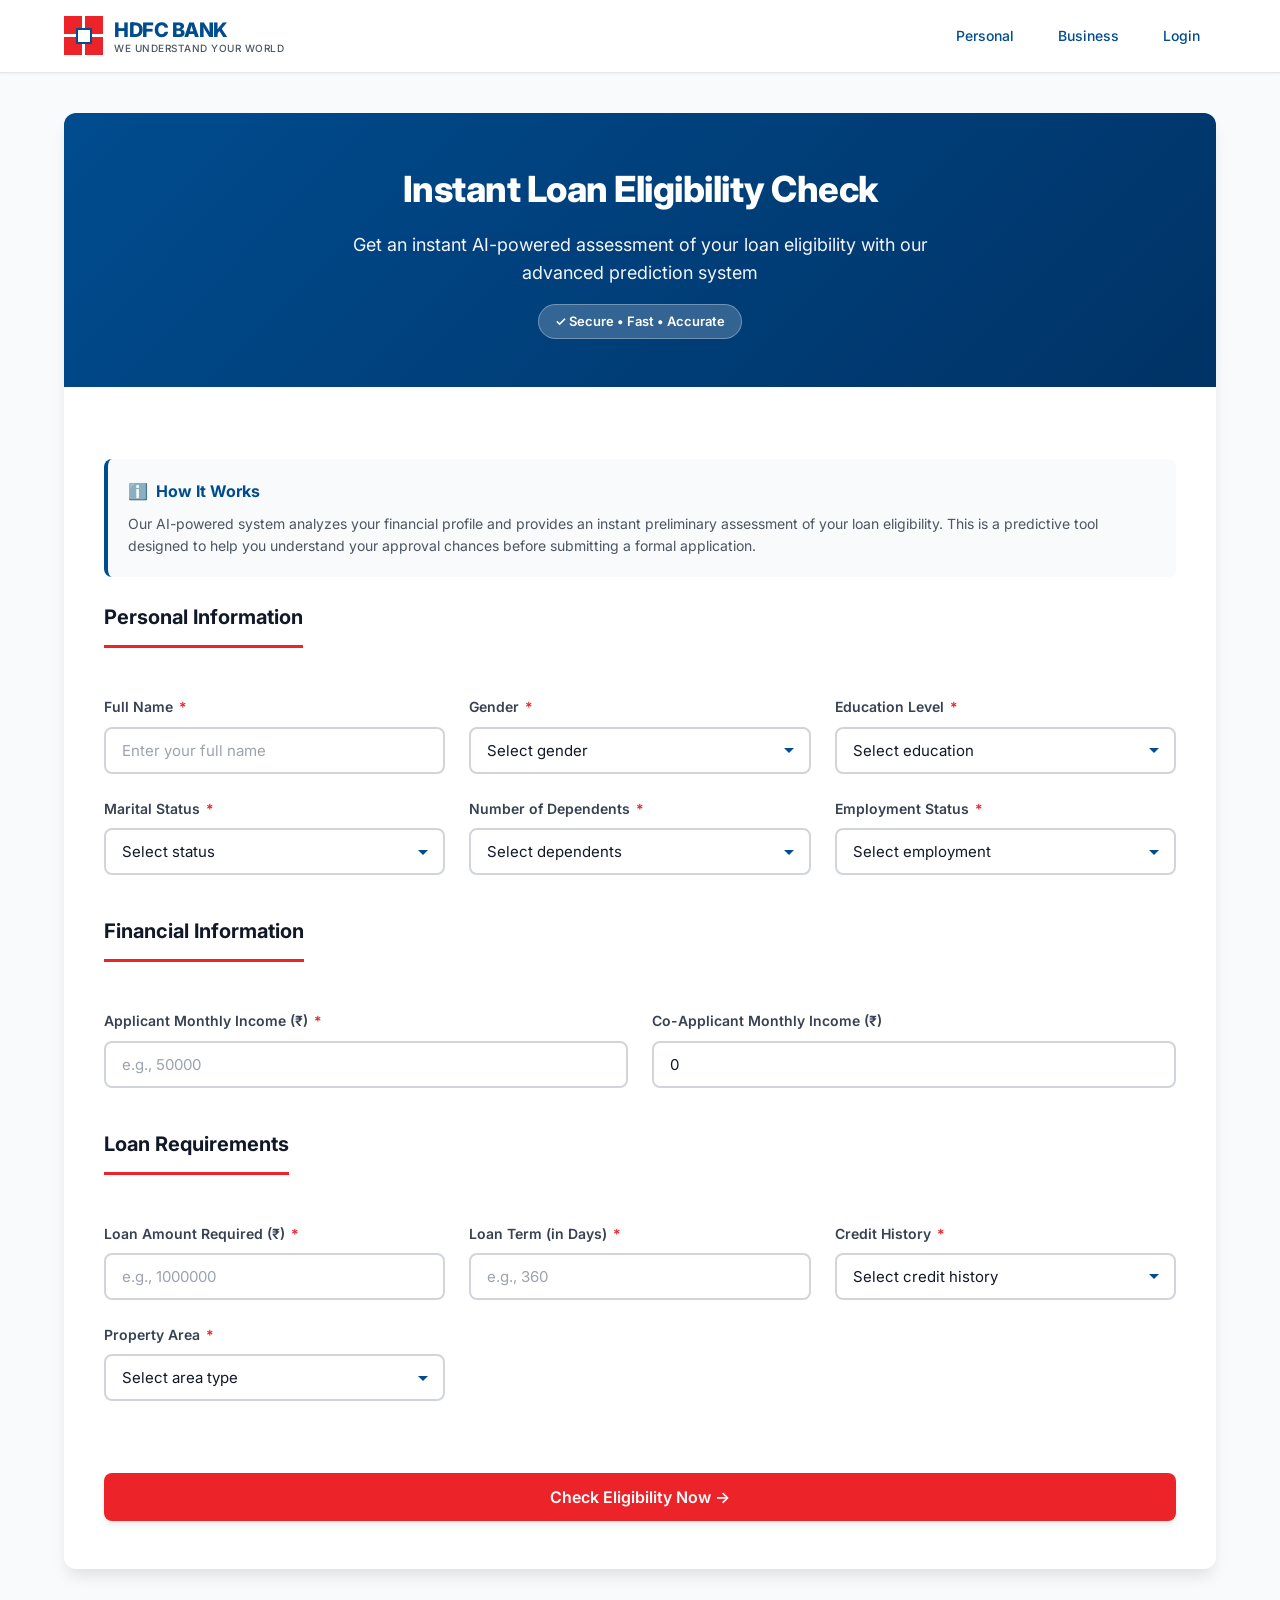
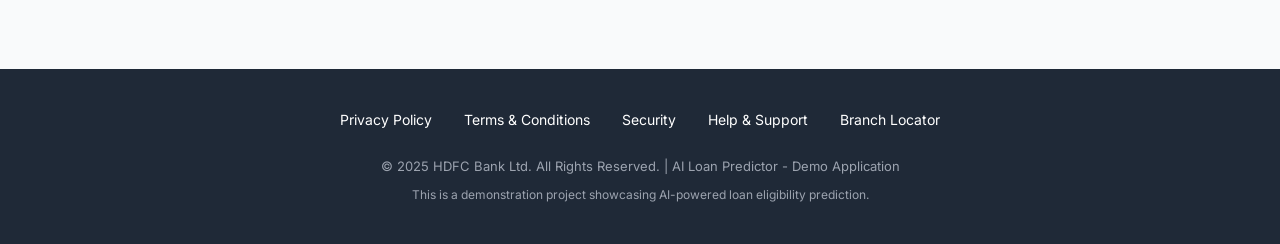
<file: index.html>
<!DOCTYPE html>
<html lang="en">
<head>
    <meta charset="UTF-8">
    <meta name="viewport" content="width=device-width, initial-scale=1.0">
    <title>HDFC Bank - Loan Approval Predictor | AI-Powered Assessment</title>
    
    <!-- Google Fonts - Matching HDFC's professional typography -->
    <link href="https://fonts.googleapis.com/css2?family=Inter:wght@300;400;500;600;700;800&display=swap" rel="stylesheet">
    
    <style>
        /* ============================================
           HDFC BANK BRAND COLORS & VARIABLES
           ============================================ */
        :root {
            --hdfc-red: #ED232A;
            --hdfc-blue: #004C8F;
            --hdfc-dark-blue: #003366;
            --hdfc-light-blue: #0066CC;
            --white: #FFFFFF;
            --gray-50: #F9FAFB;
            --gray-100: #F3F4F6;
            --gray-200: #E5E7EB;
            --gray-300: #D1D5DB;
            --gray-400: #9CA3AF;
            --gray-500: #6B7280;
            --gray-600: #4B5563;
            --gray-700: #374151;
            --gray-800: #1F2937;
            --gray-900: #111827;
            --success-green: #059669;
            --success-light: #D1FAE5;
            --error-red: #DC2626;
            --error-light: #FEE2E2;
            --shadow-sm: 0 1px 2px 0 rgba(0, 0, 0, 0.05);
            --shadow-md: 0 4px 6px -1px rgba(0, 0, 0, 0.1);
            --shadow-lg: 0 10px 15px -3px rgba(0, 0, 0, 0.1);
            --shadow-xl: 0 20px 25px -5px rgba(0, 0, 0, 0.1);
        }

        /* ============================================
           RESET & BASE STYLES
           ============================================ */
        * {
            margin: 0;
            padding: 0;
            box-sizing: border-box;
        }

        body {
            font-family: 'Inter', -apple-system, BlinkMacSystemFont, 'Segoe UI', sans-serif;
            font-size: 15px;
            line-height: 1.6;
            color: var(--gray-800);
            background: var(--gray-50);
            min-height: 100vh;
            -webkit-font-smoothing: antialiased;
            -moz-osx-font-smoothing: grayscale;
        }

        /* ============================================
           HEADER - HDFC BANK BRANDING
           ============================================ */
        .top-header {
            background: var(--white);
            border-bottom: 1px solid var(--gray-200);
            box-shadow: var(--shadow-sm);
            position: sticky;
            top: 0;
            z-index: 1000;
        }

        .header-content {
            max-width: 1200px;
            margin: 0 auto;
            padding: 16px 24px;
            display: flex;
            align-items: center;
            justify-content: space-between;
        }

        .logo-section {
            display: flex;
            align-items: center;
            gap: 16px;
        }

        .hdfc-logo {
            display: flex;
            align-items: center;
            gap: 10px;
        }

        .logo-icon {
            width: 40px;
            height: 40px;
            display: grid;
            grid-template-columns: 1fr 1fr;
            grid-template-rows: 1fr 1fr;
            gap: 2px;
            position: relative;
        }

        .logo-corner {
            background: var(--hdfc-red);
            width: 18px;
            height: 18px;
        }

        .logo-center {
            position: absolute;
            top: 50%;
            left: 50%;
            transform: translate(-50%, -50%);
            width: 16px;
            height: 16px;
            background: var(--white);
            border: 2px solid var(--hdfc-blue);
        }

        .logo-text {
            display: flex;
            flex-direction: column;
            line-height: 1.2;
        }

        .logo-text .bank-name {
            font-size: 20px;
            font-weight: 800;
            color: var(--hdfc-blue);
            letter-spacing: -0.5px;
        }

        .logo-text .tagline {
            font-size: 10px;
            color: var(--gray-600);
            font-weight: 500;
            letter-spacing: 0.5px;
        }

        .header-actions {
            display: flex;
            gap: 12px;
            align-items: center;
        }

        .header-link {
            color: var(--hdfc-blue);
            text-decoration: none;
            font-size: 14px;
            font-weight: 500;
            padding: 8px 16px;
            border-radius: 6px;
            transition: all 0.2s;
        }

        .header-link:hover {
            background: var(--gray-100);
        }

        /* ============================================
           MAIN CONTAINER
           ============================================ */
        .main-wrapper {
            max-width: 1200px;
            margin: 0 auto;
            padding: 40px 24px;
        }

        .page-container {
            background: var(--white);
            border-radius: 12px;
            box-shadow: var(--shadow-lg);
            overflow: hidden;
        }

        /* ============================================
           HERO SECTION
           ============================================ */
        .hero-section {
            background: linear-gradient(135deg, var(--hdfc-blue) 0%, var(--hdfc-dark-blue) 100%);
            color: var(--white);
            padding: 48px 40px;
            text-align: center;
        }

        .hero-title {
            font-size: 36px;
            font-weight: 800;
            margin-bottom: 12px;
            letter-spacing: -0.5px;
        }

        .hero-subtitle {
            font-size: 18px;
            opacity: 0.95;
            font-weight: 400;
            max-width: 600px;
            margin: 0 auto;
        }

        .hero-badge {
            display: inline-block;
            background: rgba(255, 255, 255, 0.2);
            padding: 6px 16px;
            border-radius: 20px;
            font-size: 13px;
            font-weight: 600;
            margin-top: 16px;
            border: 1px solid rgba(255, 255, 255, 0.3);
        }

        /* ============================================
           CONTENT SECTION
           ============================================ */
        .content-section {
            padding: 48px 40px;
        }

        .section-title {
            font-size: 20px;
            font-weight: 700;
            color: var(--gray-900);
            margin-bottom: 24px;
            padding-bottom: 12px;
            border-bottom: 3px solid var(--hdfc-red);
            display: inline-block;
        }

        /* ============================================
           FORM STYLES
           ============================================ */
        .form-section {
            margin-bottom: 40px;
        }

        .form-section:last-child {
            margin-bottom: 0;
        }

        .form-grid {
            display: grid;
            grid-template-columns: repeat(auto-fit, minmax(280px, 1fr));
            gap: 24px;
            margin-top: 24px;
        }

        .form-group {
            position: relative;
        }

        .form-label {
            display: block;
            font-size: 14px;
            font-weight: 600;
            color: var(--gray-700);
            margin-bottom: 8px;
        }

        .required {
            color: var(--hdfc-red);
            margin-left: 2px;
        }

        input, select {
            width: 100%;
            padding: 12px 16px;
            border: 2px solid var(--gray-300);
            border-radius: 8px;
            font-size: 15px;
            font-family: 'Inter', sans-serif;
            background: var(--white);
            transition: all 0.3s ease;
            color: var(--gray-900);
        }

        input:focus, select:focus {
            outline: none;
            border-color: var(--hdfc-blue);
            box-shadow: 0 0 0 3px rgba(0, 76, 143, 0.1);
        }

        input::placeholder {
            color: var(--gray-400);
        }

        select {
            appearance: none;
            background-image: url("data:image/svg+xml,%3Csvg xmlns='http://www.w3.org/2000/svg' width='16' height='16' viewBox='0 0 16 16'%3E%3Cpath fill='%23004C8F' d='M8 11L3 6h10z'/%3E%3C/svg%3E");
            background-repeat: no-repeat;
            background-position: right 12px center;
            padding-right: 40px;
            cursor: pointer;
        }

        select option {
            padding: 10px;
        }

        /* ============================================
           BUTTON STYLES
           ============================================ */
        .btn {
            display: inline-block;
            padding: 14px 32px;
            font-size: 16px;
            font-weight: 600;
            font-family: 'Inter', sans-serif;
            border: none;
            border-radius: 8px;
            cursor: pointer;
            transition: all 0.3s ease;
            text-decoration: none;
            text-align: center;
        }

        .btn-primary {
            background: var(--hdfc-red);
            color: var(--white);
            box-shadow: var(--shadow-md);
        }

        .btn-primary:hover {
            background: #D11F25;
            box-shadow: var(--shadow-lg);
            transform: translateY(-2px);
        }

        .btn-primary:active {
            transform: translateY(0);
        }

        .btn-secondary {
            background: var(--white);
            color: var(--hdfc-blue);
            border: 2px solid var(--hdfc-blue);
        }

        .btn-secondary:hover {
            background: var(--hdfc-blue);
            color: var(--white);
        }

        .btn-full {
            width: 100%;
            margin-top: 32px;
        }

        /* ============================================
           INFO CARDS
           ============================================ */
        .info-card {
            background: var(--gray-50);
            border-left: 4px solid var(--hdfc-blue);
            padding: 20px;
            border-radius: 8px;
            margin: 24px 0;
        }

        .info-card-title {
            font-size: 16px;
            font-weight: 700;
            color: var(--hdfc-blue);
            margin-bottom: 8px;
            display: flex;
            align-items: center;
            gap: 8px;
        }

        .info-card-text {
            font-size: 14px;
            color: var(--gray-600);
            line-height: 1.6;
        }

        /* ============================================
           RESULT PAGE
           ============================================ */
        .result-container {
            text-align: center;
            padding: 48px 24px;
        }

        .result-icon-wrapper {
            width: 120px;
            height: 120px;
            margin: 0 auto 32px;
            border-radius: 50%;
            display: flex;
            align-items: center;
            justify-content: center;
            font-size: 60px;
        }

        .result-icon-wrapper.success {
            background: var(--success-light);
        }

        .result-icon-wrapper.error {
            background: var(--error-light);
        }

        .result-title {
            font-size: 32px;
            font-weight: 800;
            color: var(--gray-900);
            margin-bottom: 16px;
        }

        .result-badge {
            display: inline-block;
            padding: 12px 32px;
            border-radius: 30px;
            font-weight: 700;
            font-size: 18px;
            margin: 24px 0;
            letter-spacing: 0.5px;
        }

        .result-badge.approved {
            background: var(--success-light);
            color: var(--success-green);
            border: 2px solid var(--success-green);
        }

        .result-badge.rejected {
            background: var(--error-light);
            color: var(--error-red);
            border: 2px solid var(--error-red);
        }

        .result-message {
            font-size: 17px;
            color: var(--gray-600);
            max-width: 600px;
            margin: 0 auto 32px;
            line-height: 1.8;
        }

        .result-details {
            background: var(--gray-50);
            border-radius: 12px;
            padding: 32px;
            margin: 32px auto;
            max-width: 700px;
            text-align: left;
        }

        .result-details h3 {
            font-size: 20px;
            font-weight: 700;
            color: var(--hdfc-blue);
            margin-bottom: 16px;
        }

        .result-details p {
            color: var(--gray-600);
            margin-bottom: 12px;
            line-height: 1.7;
        }

        .result-details strong {
            color: var(--gray-900);
        }

        .disclaimer {
            background: #FEF3C7;
            border-left: 4px solid #F59E0B;
            padding: 16px 20px;
            border-radius: 8px;
            margin-top: 24px;
            text-align: left;
        }

        .disclaimer-title {
            font-size: 14px;
            font-weight: 700;
            color: #92400E;
            margin-bottom: 8px;
        }

        .disclaimer-text {
            font-size: 13px;
            color: #78350F;
            line-height: 1.6;
        }

        /* ============================================
           LOADING STATE
           ============================================ */
        .loading-container {
            text-align: center;
            padding: 80px 24px;
        }

        .spinner {
            border: 4px solid var(--gray-200);
            border-top: 4px solid var(--hdfc-blue);
            border-radius: 50%;
            width: 60px;
            height: 60px;
            animation: spin 1s linear infinite;
            margin: 0 auto 24px;
        }

        @keyframes spin {
            0% { transform: rotate(0deg); }
            100% { transform: rotate(360deg); }
        }

        .loading-text {
            font-size: 18px;
            color: var(--gray-600);
            font-weight: 500;
        }

        /* ============================================
           FOOTER
           ============================================ */
        .footer {
            background: var(--gray-800);
            color: var(--white);
            padding: 40px 24px;
            margin-top: 60px;
        }

        .footer-content {
            max-width: 1200px;
            margin: 0 auto;
            text-align: center;
        }

        .footer-links {
            display: flex;
            justify-content: center;
            gap: 32px;
            margin-bottom: 24px;
            flex-wrap: wrap;
        }

        .footer-link {
            color: var(--white);
            text-decoration: none;
            font-size: 14px;
            transition: opacity 0.2s;
        }

        .footer-link:hover {
            opacity: 0.8;
        }

        .footer-text {
            font-size: 13px;
            color: var(--gray-400);
            margin-top: 16px;
        }

        /* ============================================
           PAGE VISIBILITY
           ============================================ */
        .page {
            display: none;
        }

        .page.active {
            display: block;
            animation: fadeIn 0.4s ease-in;
        }

        @keyframes fadeIn {
            from { opacity: 0; transform: translateY(20px); }
            to { opacity: 1; transform: translateY(0); }
        }

        /* ============================================
           RESPONSIVE DESIGN
           ============================================ */
        @media (max-width: 768px) {
            .header-content {
                padding: 12px 16px;
            }

            .logo-text .bank-name {
                font-size: 16px;
            }

            .header-actions {
                display: none;
            }

            .main-wrapper {
                padding: 20px 16px;
            }

            .hero-section {
                padding: 32px 24px;
            }

            .hero-title {
                font-size: 28px;
            }

            .hero-subtitle {
                font-size: 16px;
            }

            .content-section {
                padding: 32px 24px;
            }

            .form-grid {
                grid-template-columns: 1fr;
                gap: 20px;
            }

            .result-title {
                font-size: 26px;
            }

            .result-icon-wrapper {
                width: 100px;
                height: 100px;
                font-size: 50px;
            }

            .footer-links {
                flex-direction: column;
                gap: 16px;
            }
        }

        @media (max-width: 480px) {
            .hero-title {
                font-size: 24px;
            }

            .section-title {
                font-size: 18px;
            }

            .result-details {
                padding: 24px 20px;
            }
        }

        /* ============================================
           UTILITY CLASSES
           ============================================ */
        .text-center {
            text-align: center;
        }

        .mb-0 { margin-bottom: 0; }
        .mb-1 { margin-bottom: 8px; }
        .mb-2 { margin-bottom: 16px; }
        .mb-3 { margin-bottom: 24px; }
        .mt-2 { margin-top: 16px; }
        .mt-3 { margin-top: 24px; }
    </style>
</head>
<body>

    <!-- HEADER -->
    <header class="top-header">
        <div class="header-content">
            <div class="logo-section">
                <div class="hdfc-logo">
                    <div class="logo-icon">
                        <div class="logo-corner"></div>
                        <div class="logo-corner"></div>
                        <div class="logo-corner"></div>
                        <div class="logo-corner"></div>
                        <div class="logo-center"></div>
                    </div>
                    <div class="logo-text">
                        <span class="bank-name">HDFC BANK</span>
                        <span class="tagline">WE UNDERSTAND YOUR WORLD</span>
                    </div>
                </div>
            </div>
            <div class="header-actions">
                <a href="#" class="header-link">Personal</a>
                <a href="#" class="header-link">Business</a>
                <a href="#" class="header-link">Login</a>
            </div>
        </div>
    </header>

    <!-- MAIN CONTENT -->
    <div class="main-wrapper">
        <div class="page-container">

            <!-- HOME PAGE - LOAN APPLICATION FORM -->
            <div id="homePage" class="page active">
                <div class="hero-section">
                    <h1 class="hero-title">Instant Loan Eligibility Check</h1>
                    <p class="hero-subtitle">Get an instant AI-powered assessment of your loan eligibility with our advanced prediction system</p>
                    <span class="hero-badge">✓ Secure • Fast • Accurate</span>
                </div>

                <div class="content-section">
                    <div class="info-card">
                        <div class="info-card-title">
                            <span>ℹ️</span>
                            <span>How It Works</span>
                        </div>
                        <p class="info-card-text">
                            Our AI-powered system analyzes your financial profile and provides an instant preliminary 
                            assessment of your loan eligibility. This is a predictive tool designed to help you understand 
                            your approval chances before submitting a formal application.
                        </p>
                    </div>

                    <form id="loanForm" method="POST" action="/prediction">
                        
                        <!-- PERSONAL INFORMATION -->
                        <div class="form-section">
                            <h2 class="section-title">Personal Information</h2>
                            <div class="form-grid">
                                <div class="form-group">
                                    <label class="form-label">Full Name <span class="required">*</span></label>
                                    <input type="text" name="name" placeholder="Enter your full name" required>
                                </div>

                                <div class="form-group">
                                    <label class="form-label">Gender <span class="required">*</span></label>
                                    <select name="gender" required>
                                        <option value="" disabled selected>Select gender</option>
                                        <option value="1">Male</option>
                                        <option value="0">Female</option>
                                    </select>
                                </div>

                                <div class="form-group">
                                    <label class="form-label">Education Level <span class="required">*</span></label>
                                    <select name="education" required>
                                        <option value="" disabled selected>Select education</option>
                                        <option value="0">Graduate</option>
                                        <option value="1">Not Graduate</option>
                                    </select>
                                </div>

                                <div class="form-group">
                                    <label class="form-label">Marital Status <span class="required">*</span></label>
                                    <select name="marital_status" required>
                                        <option value="" disabled selected>Select status</option>
                                        <option value="1">Married</option>
                                        <option value="0">Single</option>
                                    </select>
                                </div>

                                <div class="form-group">
                                    <label class="form-label">Number of Dependents <span class="required">*</span></label>
                                    <select name="dependents" required>
                                        <option value="" disabled selected>Select dependents</option>
                                        <option value="0">0</option>
                                        <option value="1">1</option>
                                        <option value="2">2</option>
                                        <option value="3+">3+</option>
                                    </select>
                                </div>

                                <div class="form-group">
                                    <label class="form-label">Employment Status <span class="required">*</span></label>
                                    <select name="self_employed" required>
                                        <option value="" disabled selected>Select employment</option>
                                        <option value="0">Salaried</option>
                                        <option value="1">Self Employed</option>
                                    </select>
                                </div>
                            </div>
                        </div>

                        <!-- FINANCIAL INFORMATION -->
                        <div class="form-section">
                            <h2 class="section-title">Financial Information</h2>
                            <div class="form-grid">
                                <div class="form-group">
                                    <label class="form-label">Applicant Monthly Income (₹) <span class="required">*</span></label>
                                    <input type="number" name="applicant_income" placeholder="e.g., 50000" required min="0" step="1000">
                                </div>

                                <div class="form-group">
                                    <label class="form-label">Co-Applicant Monthly Income (₹)</label>
                                    <input type="number" name="coapplicant_income" placeholder="e.g., 0" value="0" min="0" step="1000">
                                </div>
                            </div>
                        </div>

                        <!-- LOAN DETAILS -->
                        <div class="form-section">
                            <h2 class="section-title">Loan Requirements</h2>
                            <div class="form-grid">
                                <div class="form-group">
                                    <label class="form-label">Loan Amount Required (₹) <span class="required">*</span></label>
                                    <input type="number" name="loan_amount" placeholder="e.g., 1000000" required min="0" step="10000">
                                </div>

                                <div class="form-group">
                                    <label class="form-label">Loan Term (in Days) <span class="required">*</span></label>
                                    <input type="number" name="loan_term" placeholder="e.g., 360" required min="0">
                                </div>

                                <div class="form-group">
                                    <label class="form-label">Credit History <span class="required">*</span></label>
                                    <select name="credit_history" required>
                                        <option value="" disabled selected>Select credit history</option>
                                        <option value="1">All Previous Debts Paid</option>
                                        <option value="0">Some Pending/Defaulted Debts</option>
                                    </select>
                                </div>

                                <div class="form-group">
                                    <label class="form-label">Property Area <span class="required">*</span></label>
                                    <select name="property_area" required>
                                        <option value="" disabled selected>Select area type</option>
                                        <option value="Urban">Urban</option>
                                        <option value="Semiurban">Semi-Urban</option>
                                        <option value="Rural">Rural</option>
                                    </select>
                                </div>
                            </div>
                        </div>

                        <button type="submit" class="btn btn-primary btn-full">
                            Check Eligibility Now →
                        </button>
                    </form>
                </div>
            </div>

            <!-- LOADING PAGE -->
            <div id="loadingPage" class="page">
                <div class="loading-container">
                    <div class="spinner"></div>
                    <p class="loading-text">Analyzing your application...</p>
                    <p style="color: var(--gray-400); font-size: 14px; margin-top: 12px;">Please wait while we process your information</p>
                </div>
            </div>

            <!-- RESULT PAGE -->
            <div id="resultPage" class="page">
                <div class="hero-section" style="padding: 32px 40px;">
                    <h1 style="font-size: 28px; margin-bottom: 8px;">Eligibility Assessment Result</h1>
                    <p style="font-size: 15px; opacity: 0.9;">Your AI-Powered Loan Prediction</p>
                </div>

                <div class="content-section">
                    <div class="result-container">
                        <div class="result-icon-wrapper" id="resultIconWrapper">
                            <span id="resultIcon">✓</span>
                        </div>

                        <h2 class="result-title">Loan Application Status</h2>

                        <div class="result-badge" id="resultBadge">APPROVED</div>

                        <p class="result-message" id="resultMessage">
                            Congratulations! Based on your financial profile and credit history, 
                            your loan application shows a high probability of approval.
                        </p>

                        <div class="result-details">
                            <h3>📊 Prediction Details</h3>
                            <p>
                                This assessment is generated using a <strong>Random Forest Classifier</strong> 
                                machine learning model trained on thousands of historical loan applications.
                            </p>
                            <p>
                                <strong>Model Accuracy:</strong> Approximately 83% on validation datasets
                            </p>
                            <p>
                                <strong>Factors Analyzed:</strong> Income levels, credit history, employment status, 
                                loan-to-income ratio, property area, and demographic information.
                            </p>

                            <div class="disclaimer">
                                <div class="disclaimer-title">⚠️ Important Disclaimer</div>
                                <p class="disclaimer-text">
                                    This is a <strong>predictive assessment only</strong> and does not guarantee loan approval. 
                                    Final approval is subject to HDFC Bank's complete verification process, documentation review, 
                                    and adherence to current lending policies and regulations. For official loan application, 
                                    please visit your nearest HDFC Bank branch or contact our customer service.
                                </p>
                            </div>
                        </div>

                        <div style="display: flex; gap: 16px; justify-content: center; margin-top: 32px; flex-wrap: wrap;">
                            <button class="btn btn-primary" onclick="goToHome()">
                                Check Another Application
                            </button>
                            <button class="btn btn-secondary" onclick="alert('Contact: 1800-123-4567')">
                                Contact Bank
                            </button>
                        </div>
                    </div>
                </div>
            </div>

            <!-- ERROR PAGE -->
            <div id="errorPage" class="page">
                <div class="hero-section" style="background: linear-gradient(135deg, #DC2626 0%, #991B1B 100%);">
                    <h1 style="font-size: 28px;">Processing Error</h1>
                </div>

                <div class="content-section">
                    <div class="result-container">
                        <div class="result-icon-wrapper error">
                            <span style="font-size: 60px;">⚠️</span>
                        </div>

                        <h2 class="result-title">Something Went Wrong</h2>

                        <p class="result-message">
                            We encountered an unexpected error while processing your loan eligibility check. 
                            This could be due to a temporary system issue or invalid data submission.
                        </p>

                        <div class="info-card" style="max-width: 600px; margin: 32px auto; text-align: left;">
                            <div class="info-card-title">
                                <span>💡</span>
                                <span>What You Can Do</span>
                            </div>
                            <p class="info-card-text mb-1">• Verify all information is entered correctly</p>
                            <p class="info-card-text mb-1">• Check your internet connection</p>
                            <p class="info-card-text mb-1">• Try again after a few moments</p>
                            <p class="info-card-text">• Contact our support team if the issue persists</p>
                        </div>

                        <div style="display: flex; gap: 16px; justify-content: center; margin-top: 32px; flex-wrap: wrap;">
                            <button class="btn btn-primary" onclick="goToHome()">
                                Try Again
                            </button>
                            <button class="btn btn-secondary" onclick="alert('Support: 1800-123-4567')">
                                Contact Support
                            </button>
                        </div>
                    </div>
                </div>
            </div>

        </div>
    </div>

    <!-- FOOTER -->
    <footer class="footer">
        <div class="footer-content">
            <div class="footer-links">
                <a href="#" class="footer-link">Privacy Policy</a>
                <a href="#" class="footer-link">Terms & Conditions</a>
                <a href="#" class="footer-link">Security</a>
                <a href="#" class="footer-link">Help & Support</a>
                <a href="#" class="footer-link">Branch Locator</a>
            </div>
            <p class="footer-text">
                © 2025 HDFC Bank Ltd. All Rights Reserved. | AI Loan Predictor - Demo Application
            </p>
            <p class="footer-text" style="margin-top: 8px; font-size: 12px;">
                This is a demonstration project showcasing AI-powered loan eligibility prediction.
            </p>
        </div>
    </footer>

    <script>
        // ============================================
        // PAGE NAVIGATION FUNCTIONS
        // ============================================
        function showPage(pageId) {
            document.querySelectorAll('.page').forEach(page => {
                page.classList.remove('active');
            });
            document.getElementById(pageId).classList.add('active');
            window.scrollTo({ top: 0, behavior: 'smooth' });
        }

        function goToHome() {
            document.getElementById('loanForm').reset();
            showPage('homePage');
        }

        // ============================================
        // FORM SUBMISSION HANDLER
        // ============================================
        function handleSubmit(event) {
            event.preventDefault();
            
            // Show loading page
            showPage('loadingPage');

            // Simulate API call with realistic delay
            setTimeout(() => {
                // In production, replace this with actual backend API call
                // For demo: random approval decision
                const approved = Math.random() > 0.4; // 60% approval rate for demo
                showResult(approved);
            }, 2000);
        }

        // ============================================
        // RESULT DISPLAY FUNCTION
        // ============================================
        function showResult(approved) {
            const iconWrapper = document.getElementById('resultIconWrapper');
            const icon = document.getElementById('resultIcon');
            const badge = document.getElementById('resultBadge');
            const message = document.getElementById('resultMessage');

            if (approved) {
                // APPROVED STATE
                iconWrapper.className = 'result-icon-wrapper success';
                icon.textContent = '✓';
                badge.className = 'result-badge approved';
                badge.textContent = '✓ LIKELY TO BE APPROVED';
                message.innerHTML = `
                    Congratulations! Based on your financial profile and credit history, 
                    your loan application shows a <strong>high probability of approval</strong>. 
                    We recommend proceeding with a formal application at your nearest HDFC Bank branch.
                `;
            } else {
                // REJECTED STATE
                iconWrapper.className = 'result-icon-wrapper error';
                icon.textContent = '✕';
                badge.className = 'result-badge rejected';
                badge.textContent = '✕ MAY NOT BE APPROVED';
                message.innerHTML = `
                    Based on the current analysis, your loan application may face challenges in approval. 
                    We recommend <strong>improving your credit score</strong>, increasing your income-to-loan ratio, 
                    or considering a smaller loan amount. Please visit our branch for personalized guidance.
                `;
            }

            showPage('resultPage');
        }

        // ============================================
        // ERROR DISPLAY FUNCTION
        // ============================================
        function showError() {
            showPage('errorPage');
        }

        // ============================================
        // PRODUCTION BACKEND INTEGRATION
        // Uncomment and modify for actual deployment
        // ============================================
        /*
        async function handleSubmit(event) {
            event.preventDefault();
            showPage('loadingPage');

            const formData = new FormData(event.target);
            
            try {
                const response = await fetch('/api/predict-loan', {
                    method: 'POST',
                    body: formData,
                    headers: {
                        'Accept': 'application/json'
                    }
                });

                if (!response.ok) {
                    throw new Error('Network response was not ok');
                }

                const data = await response.json();
                
                // Assuming API returns: { approved: boolean, confidence: number }
                showResult(data.approved);
                
            } catch (error) {
                console.error('Error:', error);
                showError();
            }
        }
        */

        // ============================================
        // FORM VALIDATION & UX ENHANCEMENTS
        // ============================================
        document.addEventListener('DOMContentLoaded', function() {
            // Add smooth transitions to form inputs
            const inputs = document.querySelectorAll('input, select');
            inputs.forEach(input => {
                input.addEventListener('focus', function() {
                    this.parentElement.style.transform = 'translateY(-2px)';
                });
                input.addEventListener('blur', function() {
                    this.parentElement.style.transform = 'translateY(0)';
                });
            });

            // Currency formatting for income fields
            const currencyInputs = document.querySelectorAll('input[name="applicant_income"], input[name="coapplicant_income"], input[name="loan_amount"]');
            currencyInputs.forEach(input => {
                input.addEventListener('blur', function() {
                    if (this.value) {
                        const value = parseInt(this.value);
                        if (!isNaN(value)) {
                            // Optional: Add thousand separators
                            // this.value = value.toLocaleString('en-IN');
                        }
                    }
                });
            });
        });
    </script>

</body>
</html>
</file>
